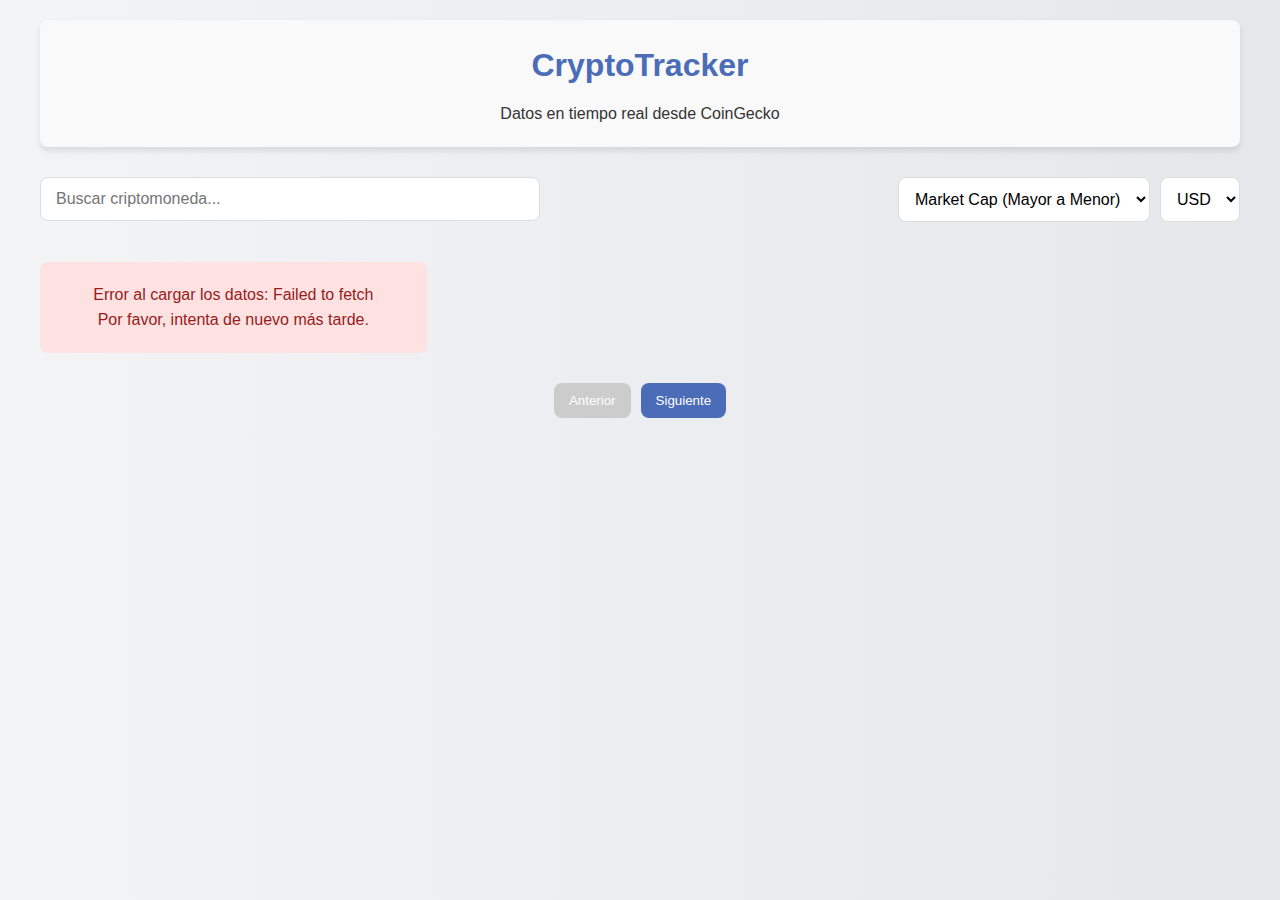
<file: index.html>
<!DOCTYPE html>
<html lang="es">
<head>
    <meta charset="UTF-8">
    <meta name="viewport" content="width=device-width, initial-scale=1.0">
    <title>CryptoTracker - Datos de CoinGecko</title>
    <link rel="stylesheet" href="/css/styles.css">
</head>
<body>
    <div class="container">
        <header>
            <h1>CryptoTracker</h1>
            <p>Datos en tiempo real desde CoinGecko</p>
        </header>
        
        <div class="search-container">
            <div class="search-box">
                <input type="text" id="searchInput" placeholder="Buscar criptomoneda...">
            </div>
            <div class="filter-container">
                <select id="sortSelect">
                    <option value="market_cap_desc">Market Cap (Mayor a Menor)</option>
                    <option value="market_cap_asc">Market Cap (Menor a Mayor)</option>
                    <option value="price_desc">Precio (Mayor a Menor)</option>
                    <option value="price_asc">Precio (Menor a Mayor)</option>
                </select>
                <select id="currencySelect">
                    <option value="usd">USD</option>
                    <option value="eur">EUR</option>
                    <option value="jpy">JPY</option>
                    <option value="gbp">GBP</option>
                </select>
            </div>
        </div>
        
        <div id="cryptoContainer" class="crypto-grid">
            <div class="loader">
                <div class="spinner"></div>
            </div>
        </div>
        
        <div class="page-controls">
            <button id="prevPage" disabled>Anterior</button>
            <button id="nextPage">Siguiente</button>
        </div>
    </div>

    <script src="/js/main.js"></script>
</body>
</html>
</file>
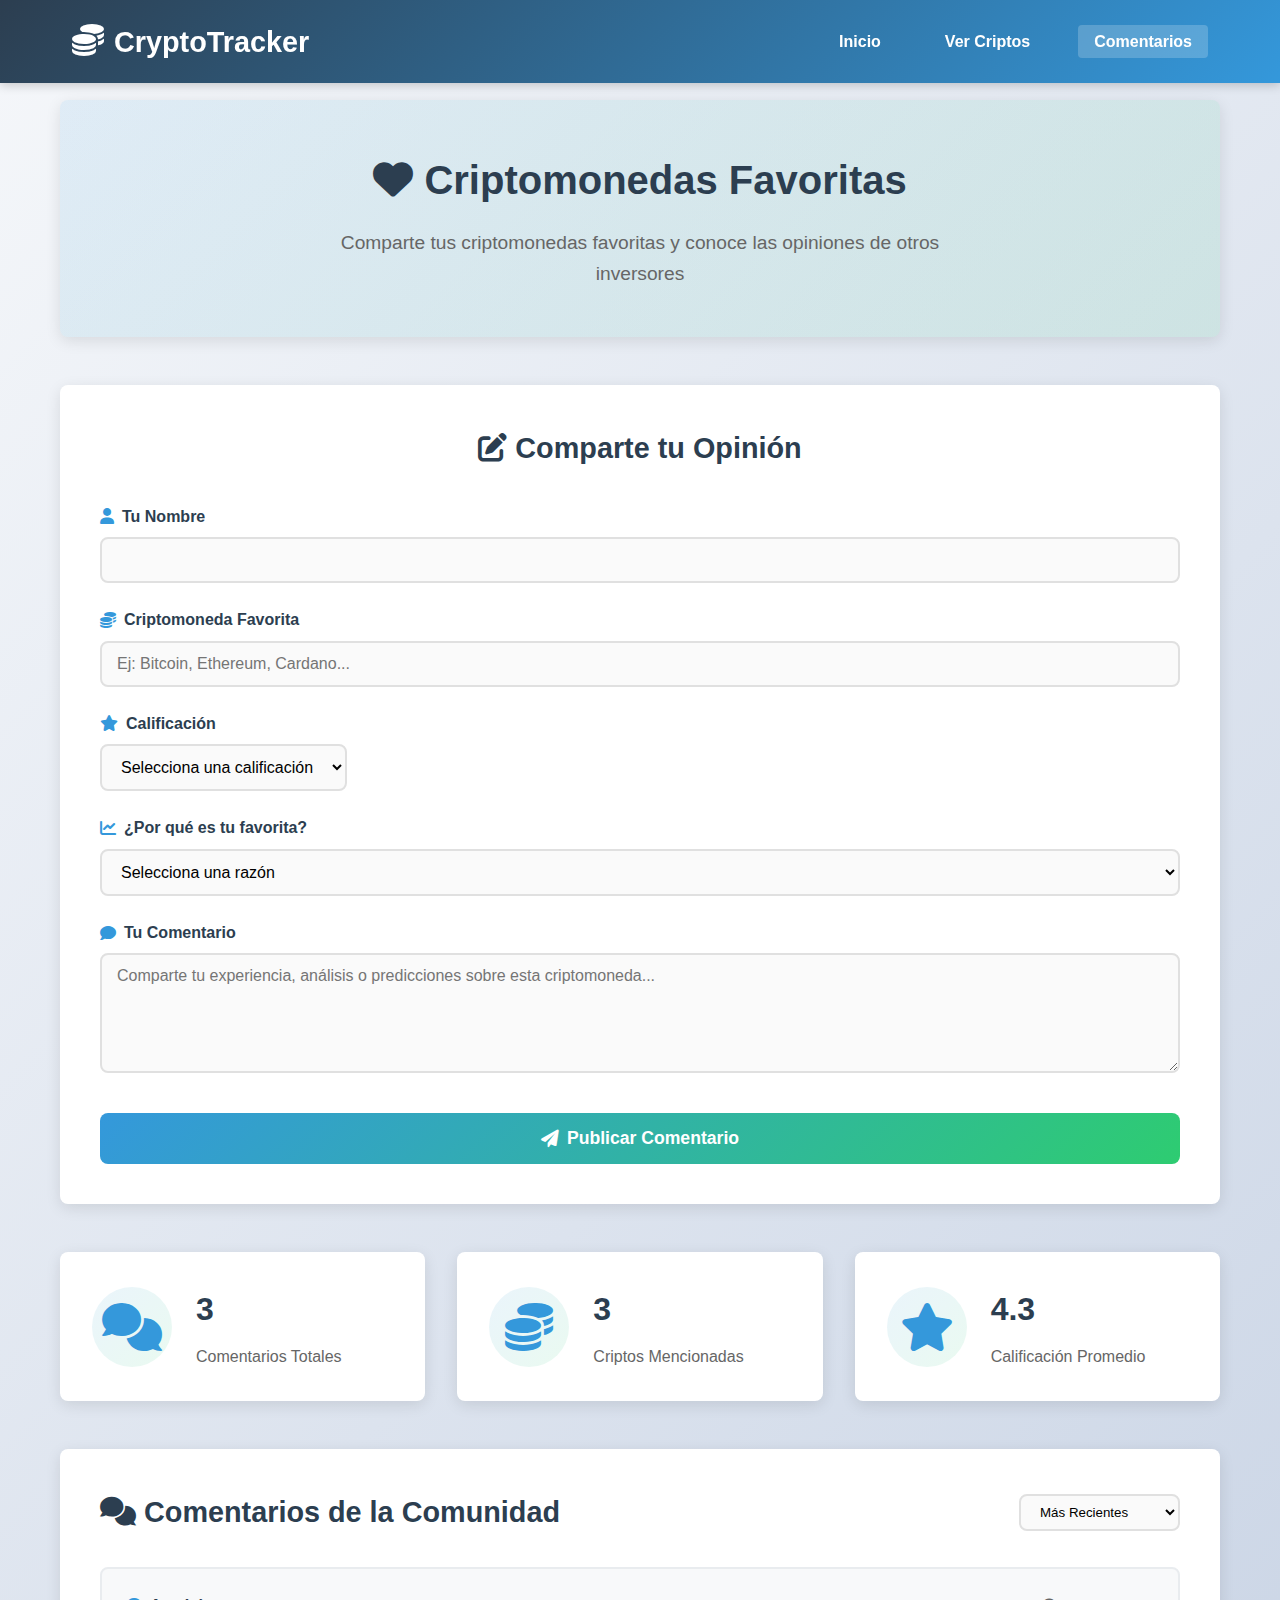
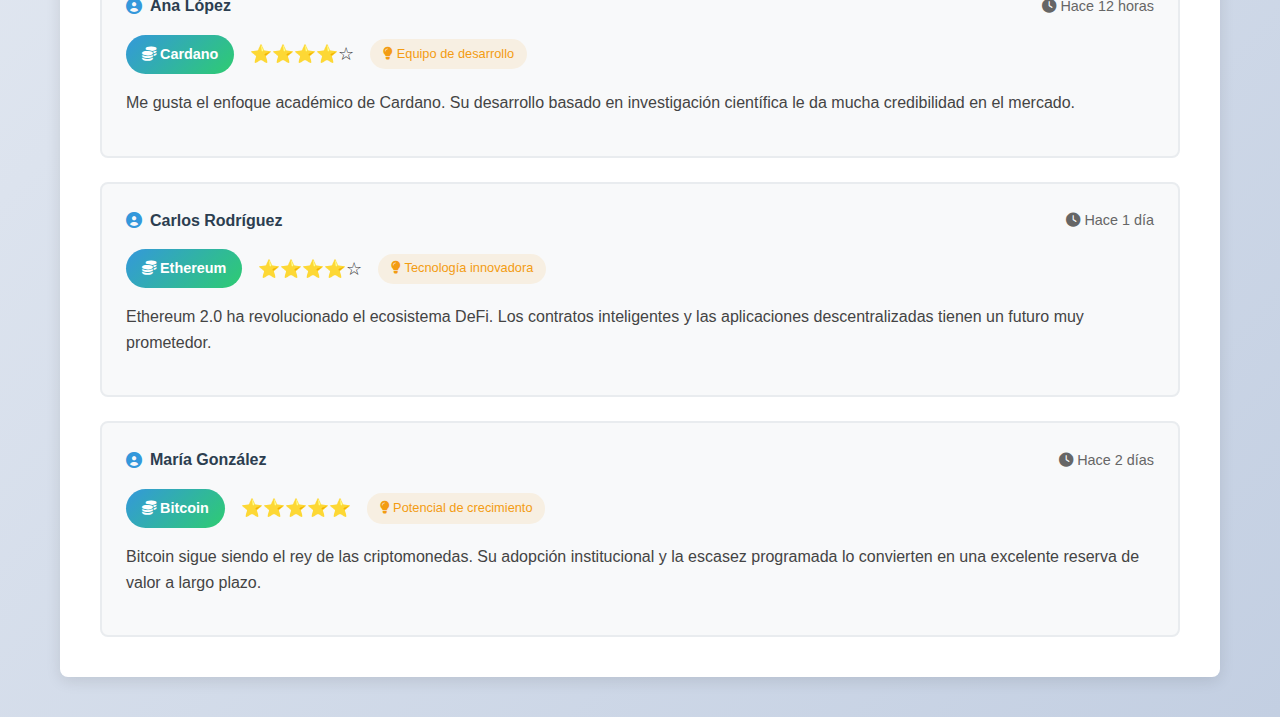
<file: html/comments.html>
<!DOCTYPE html>
<html lang="es">
<head>
    <meta charset="UTF-8">
    <meta name="viewport" content="width=device-width, initial-scale=1.0">
    <title>CryptoTracker - Comentarios y Favoritas</title>
    <link rel="stylesheet" href="../css/comments.css">
    <link href="https://cdnjs.cloudflare.com/ajax/libs/font-awesome/6.0.0-beta3/css/all.min.css" rel="stylesheet">
</head>
<body>
    <!-- Header & Navbar -->
    <header>
        <nav class="navbar">
            <div class="logo">
                <span class="logo-icon"><i class="fas fa-coins"></i></span>
                CryptoTracker
            </div>
            <ul class="nav-links">
                <li><a href="../index.html">Inicio</a></li>
                <li><a href="crypto.html">Ver Criptos</a></li>
                <li><a href="#" class="active">Comentarios</a></li>
            </ul>
        </nav>
    </header>

    <div class="container">
        <!-- Hero Section -->
        <section class="hero-section">
            <h1><i class="fas fa-heart"></i> Criptomonedas Favoritas</h1>
            <p>Comparte tus criptomonedas favoritas y conoce las opiniones de otros inversores</p>
        </section>

        <!-- Form Section -->
        <section class="form-section">
            <div class="form-container">
                <h2><i class="fas fa-edit"></i> Comparte tu Opinión</h2>
                <form id="commentForm" class="comment-form">
                    <div class="form-group">
                        <label for="userName" class="form-label">
                            <i class="fas fa-user"></i> Tu Nombre
                        </label>
                        <input type="text" id="userName" name="userName" class="form-control" required>
                    </div>

                    <div class="form-group">
                        <label for="cryptoName" class="form-label">
                            <i class="fas fa-coins"></i> Criptomoneda Favorita
                        </label>
                        <input type="text" id="cryptoName" name="cryptoName" class="form-control" placeholder="Ej: Bitcoin, Ethereum, Cardano..." required>
                    </div>

                    <div class="form-group">
                        <label for="rating" class="form-label">
                            <i class="fas fa-star"></i> Calificación
                        </label>
                        <div class="rating-container">
                            <select id="rating" name="rating" class="form-control" required>
                                <option value="">Selecciona una calificación</option>
                                <option value="5">⭐⭐⭐⭐⭐ Excelente</option>
                                <option value="4">⭐⭐⭐⭐ Muy Bueno</option>
                                <option value="3">⭐⭐⭐ Bueno</option>
                                <option value="2">⭐⭐ Regular</option>
                                <option value="1">⭐ Malo</option>
                            </select>
                        </div>
                    </div>

                    <div class="form-group">
                        <label for="investment" class="form-label">
                            <i class="fas fa-chart-line"></i> ¿Por qué es tu favorita?
                        </label>
                        <select id="investment" name="investment" class="form-control" required>
                            <option value="">Selecciona una razón</option>
                            <option value="Potencial de crecimiento">Potencial de crecimiento</option>
                            <option value="Tecnología innovadora">Tecnología innovadora</option>
                            <option value="Adopción masiva">Adopción masiva</option>
                            <option value="Equipo de desarrollo">Equipo de desarrollo</option>
                            <option value="Caso de uso real">Caso de uso real</option>
                            <option value="Comunidad fuerte">Comunidad fuerte</option>
                            <option value="Otra">Otra razón</option>
                        </select>
                    </div>

                    <div class="form-group">
                        <label for="comment" class="form-label">
                            <i class="fas fa-comment"></i> Tu Comentario
                        </label>
                        <textarea id="comment" name="comment" class="form-control" rows="4" placeholder="Comparte tu experiencia, análisis o predicciones sobre esta criptomoneda..." required></textarea>
                    </div>

                    <button type="submit" class="btn-submit">
                        <i class="fas fa-paper-plane"></i> Publicar Comentario
                    </button>
                </form>
            </div>
        </section>

        <!-- Statistics Section -->
        <section class="stats-section">
            <div class="stats-container">
                <div class="stat-card">
                    <div class="stat-icon">
                        <i class="fas fa-comments"></i>
                    </div>
                    <div class="stat-info">
                        <h3 id="totalComments">0</h3>
                        <p>Comentarios Totales</p>
                    </div>
                </div>
                <div class="stat-card">
                    <div class="stat-icon">
                        <i class="fas fa-coins"></i>
                    </div>
                    <div class="stat-info">
                        <h3 id="uniqueCryptos">0</h3>
                        <p>Criptos Mencionadas</p>
                    </div>
                </div>
                <div class="stat-card">
                    <div class="stat-icon">
                        <i class="fas fa-star"></i>
                    </div>
                    <div class="stat-info">
                        <h3 id="averageRating">0</h3>
                        <p>Calificación Promedio</p>
                    </div>
                </div>
            </div>
        </section>

        <!-- Comments Section -->
        <section class="comments-section">
            <div class="comments-header">
                <h2><i class="fas fa-comments"></i> Comentarios de la Comunidad</h2>
                <div class="filter-container">
                    <select id="sortFilter" class="filter-select">
                        <option value="newest">Más Recientes</option>
                        <option value="oldest">Más Antiguos</option>
                        <option value="highest-rated">Mejor Calificados</option>
                        <option value="lowest-rated">Menor Calificados</option>
                    </select>
                </div>
            </div>
            
            <div id="commentsContainer" class="comments-container">
                <div class="no-comments">
                    <i class="fas fa-comment-slash"></i>
                    <p>Aún no hay comentarios. ¡Sé el primero en compartir tu criptomoneda favorita!</p>
                </div>
            </div>
        </section>
    </div>

    <script src="../js/comments.js"></script>
</body>
</html>
</file>
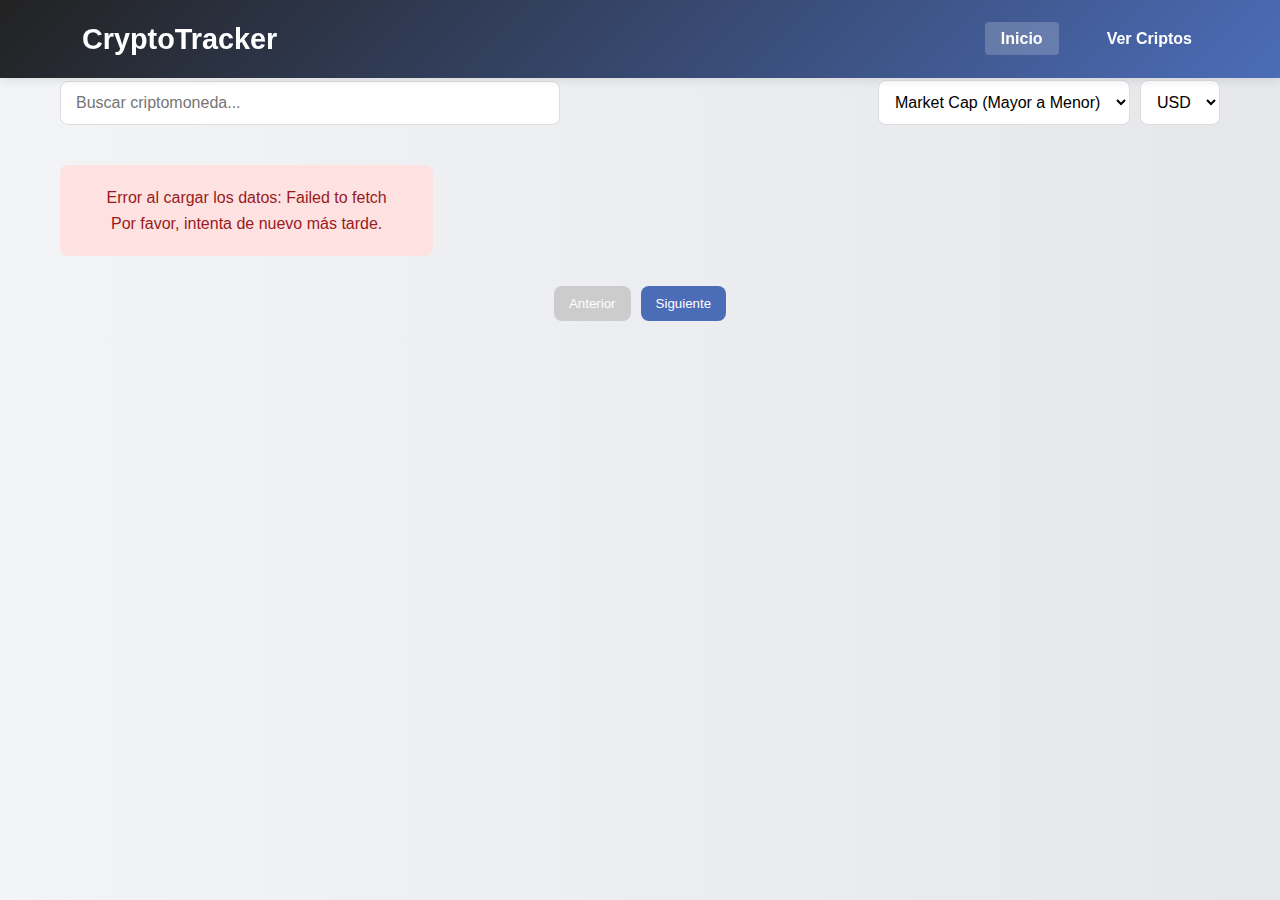
<file: html/crypto.html>
<!DOCTYPE html>
<html lang="es">
<head>
    <meta charset="UTF-8">
    <meta name="viewport" content="width=device-width, initial-scale=1.0">
    <title>CryptoTracker - Datos de CoinGecko</title>
    <link rel="stylesheet" href="/css/crypto.css">
</head>
<body>
    <div class="container">
        <header>
            <nav class="navbar">
            <div class="logo">
                <span class="logo-icon"><i class="fas fa-coins"></i></span>
                CryptoTracker
            </div>
            <ul class="nav-links">
                <li><a href="../index.html" class="active">Inicio</a></li>
                <li><a href="#">Ver Criptos</a></li>
            </ul>
        </nav>
        </header>
        
        <div class="search-container">
            <div class="search-box">
                <input type="text" id="searchInput" placeholder="Buscar criptomoneda...">
            </div>
            <div class="filter-container">
                <select id="sortSelect">
                    <option value="market_cap_desc">Market Cap (Mayor a Menor)</option>
                    <option value="market_cap_asc">Market Cap (Menor a Mayor)</option>
                    <option value="price_desc">Precio (Mayor a Menor)</option>
                    <option value="price_asc">Precio (Menor a Mayor)</option>
                </select>
                <select id="currencySelect">
                    <option value="usd">USD</option>
                    <option value="eur">EUR</option>
                    <option value="jpy">JPY</option>
                    <option value="gbp">GBP</option>
                </select>
            </div>
        </div>
        
        <div id="cryptoContainer" class="crypto-grid">
            <div class="loader">
                <div class="spinner"></div>
            </div>
        </div>
        
        <div class="page-controls">
            <button id="prevPage" disabled>Anterior</button>
            <button id="nextPage">Siguiente</button>
        </div>
    </div>

    <script src="/js/crypto.js"></script>
</body>
</html>
</file>
<file: css/styles.css>
:root {
    --primary-color: #4b6cb7;
    --secondary-color: #182848;
    --accent-color: #3cba92;
    --text-color: #333;
    --light-color: #f9f9f9;
    --dark-color: #222;
    --border-radius: 8px;
    --box-shadow: 0 4px 6px rgba(0, 0, 0, 0.1);
    --transition-speed: 0.3s;
}

* {
    margin: 0;
    padding: 0;
    box-sizing: border-box;
}

body {
    font-family: 'Segoe UI', Tahoma, Geneva, Verdana, sans-serif;
    line-height: 1.6;
    color: var(--text-color);
    background: linear-gradient(to right, #f3f4f6, #e5e7eb);
    padding: 20px;
}

.container {
    max-width: 1200px;
    margin: 0 auto;
}

header {
    text-align: center;
    margin-bottom: 30px;
    padding: 20px;
    background-color: var(--light-color);
    border-radius: var(--border-radius);
    box-shadow: var(--box-shadow);
}

h1 {
    color: var(--primary-color);
    margin-bottom: 10px;
}

.search-container {
    display: flex;
    margin-bottom: 20px;
    justify-content: space-between;
    align-items: center;
    flex-wrap: wrap;
    gap: 10px;
}

.search-box {
    flex-grow: 1;
    max-width: 500px;
    position: relative;
}

input[type="text"] {
    width: 100%;
    padding: 12px 15px;
    border: 1px solid #ddd;
    border-radius: var(--border-radius);
    font-size: 16px;
    outline: none;
    transition: border-color var(--transition-speed);
}

input[type="text"]:focus {
    border-color: var(--primary-color);
}

.filter-container {
    display: flex;
    gap: 10px;
}

select {
    padding: 12px;
    border: 1px solid #ddd;
    border-radius: var(--border-radius);
    background-color: white;
    font-size: 16px;
    outline: none;
    cursor: pointer;
}

.crypto-grid {
    display: grid;
    grid-template-columns: repeat(auto-fill, minmax(300px, 1fr));
    gap: 20px;
    margin-top: 20px;
}

.crypto-card {
    background-color: white;
    border-radius: var(--border-radius);
    overflow: hidden;
    box-shadow: var(--box-shadow);
    transition: transform var(--transition-speed);
}

.crypto-card:hover {
    transform: translateY(-5px);
}

.crypto-header {
    padding: 15px;
    background-color: var(--primary-color);
    color: white;
    display: flex;
    align-items: center;
    justify-content: space-between;
}

.crypto-name {
    display: flex;
    align-items: center;
    gap: 10px;
}

.crypto-img {
    width: 30px;
    height: 30px;
    border-radius: 50%;
    background-color: white;
    padding: 2px;
}

.crypto-content {
    padding: 20px;
}

.price-info {
    font-size: 24px;
    font-weight: bold;
    margin-bottom: 15px;
    color: var(--secondary-color);
}

.crypto-info {
    display: grid;
    grid-template-columns: 1fr 1fr;
    gap: 10px;
}

.info-item {
    display: flex;
    flex-direction: column;
    margin-bottom: 10px;
}

.info-label {
    font-size: 14px;
    color: #666;
}

.info-value {
    font-weight: 500;
}

.positive {
    color: #16a34a;
}

.negative {
    color: #dc2626;
}

.loader {
    display: flex;
    justify-content: center;
    align-items: center;
    height: 200px;
}

.spinner {
    width: 50px;
    height: 50px;
    border: 5px solid #f3f3f3;
    border-top: 5px solid var(--primary-color);
    border-radius: 50%;
    animation: spin 1s linear infinite;
}

@keyframes spin {
    0% { transform: rotate(0deg); }
    100% { transform: rotate(360deg); }
}

.error-message {
    text-align: center;
    padding: 20px;
    background-color: #fee2e2;
    color: #991b1b;
    border-radius: var(--border-radius);
    margin-top: 20px;
}

.page-controls {
    display: flex;
    justify-content: center;
    margin-top: 30px;
    gap: 10px;
}

button {
    padding: 10px 15px;
    background-color: var(--primary-color);
    color: white;
    border: none;
    border-radius: var(--border-radius);
    cursor: pointer;
    transition: background-color var(--transition-speed);
}

button:hover {
    background-color: var(--secondary-color);
}

button:disabled {
    background-color: #ccc;
    cursor: not-allowed;
}

@media (max-width: 768px) {
    .crypto-grid {
        grid-template-columns: 1fr;
    }
    
    .search-container {
        flex-direction: column;
        align-items: stretch;
    }
    
    .filter-container {
        flex-wrap: wrap;
    }
}
</file>
<file: css/comments.css>
:root {
    --primary-color: #3498db;
    --secondary-color: #2ecc71;
    --dark-color: #2c3e50;
    --light-color: #ecf0f1;
    --accent-color: #f39c12;
    --danger-color: #e74c3c;
    --success-color: #27ae60;
    --warning-color: #f1c40f;
    --border-radius: 8px;
    --box-shadow: 0 4px 15px rgba(0, 0, 0, 0.1);
    --transition: all 0.3s ease;
}

* {
    margin: 0;
    padding: 0;
    box-sizing: border-box;
    font-family: 'Segoe UI', Tahoma, Geneva, Verdana, sans-serif;
}

body {
    background: linear-gradient(135deg, #f5f7fa 0%, #c3cfe2 100%);
    color: #333;
    line-height: 1.6;
    min-height: 100vh;
}

/* Header y Navbar */
header {
    background: linear-gradient(135deg, var(--dark-color), var(--primary-color));
    color: white;
    padding: 1rem 0;
    position: fixed;
    width: 100%;
    top: 0;
    z-index: 1000;
    box-shadow: 0 2px 10px rgba(0, 0, 0, 0.2);
}

.navbar {
    display: flex;
    justify-content: space-between;
    align-items: center;
    max-width: 1200px;
    margin: 0 auto;
    padding: 0 2rem;
}

.logo {
    font-size: 1.8rem;
    font-weight: 700;
    display: flex;
    align-items: center;
}

.logo-icon {
    margin-right: 10px;
    font-size: 2rem;
}

.nav-links {
    display: flex;
    list-style: none;
}

.nav-links li {
    margin-left: 2rem;
}

.nav-links a {
    color: white;
    text-decoration: none;
    font-weight: 600;
    transition: color 0.3s;
    padding: 0.5rem 1rem;
    border-radius: 4px;
}

.nav-links a:hover {
    color: var(--accent-color);
}

.nav-links a.active {
    background-color: rgba(255, 255, 255, 0.2);
}

/* Container */
.container {
    max-width: 1200px;
    margin: 0 auto;
    padding: 100px 20px 40px;
}

/* Hero Section */
.hero-section {
    text-align: center;
    margin-bottom: 3rem;
    background: linear-gradient(135deg, rgba(52, 152, 219, 0.1), rgba(46, 204, 113, 0.1));
    padding: 3rem 2rem;
    border-radius: var(--border-radius);
    box-shadow: var(--box-shadow);
}

.hero-section h1 {
    font-size: 2.5rem;
    color: var(--dark-color);
    margin-bottom: 1rem;
    animation: fadeInDown 0.8s ease-out;
}

.hero-section p {
    font-size: 1.2rem;
    color: #666;
    max-width: 600px;
    margin: 0 auto;
    animation: fadeInUp 0.8s ease-out;
}

/* Form Section */
.form-section {
    margin-bottom: 3rem;
}

.form-container {
    background: white;
    padding: 2.5rem;
    border-radius: var(--border-radius);
    box-shadow: var(--box-shadow);
    animation: slideInLeft 0.8s ease-out;
}

.form-container h2 {
    color: var(--dark-color);
    margin-bottom: 2rem;
    font-size: 1.8rem;
    text-align: center;
}

.comment-form {
    display: grid;
    gap: 1.5rem;
}

.form-group {
    display: flex;
    flex-direction: column;
}

.form-label {
    display: flex;
    align-items: center;
    font-weight: 600;
    color: var(--dark-color);
    margin-bottom: 0.5rem;
    font-size: 1rem;
}

.form-label i {
    margin-right: 0.5rem;
    color: var(--primary-color);
}

.form-control {
    padding: 12px 15px;
    border: 2px solid #e0e0e0;
    border-radius: var(--border-radius);
    font-size: 1rem;
    transition: var(--transition);
    background-color: #fafafa;
}

.form-control:focus {
    outline: none;
    border-color: var(--primary-color);
    background-color: white;
    transform: scale(1.02);
}

.form-control:hover {
    border-color: var(--secondary-color);
}

textarea.form-control {
    resize: vertical;
    min-height: 120px;
}

.rating-container select {
    background-color: #fafafa;
}

.btn-submit {
    background: linear-gradient(135deg, var(--primary-color), var(--secondary-color));
    color: white;
    border: none;
    padding: 15px 30px;
    border-radius: var(--border-radius);
    font-size: 1.1rem;
    font-weight: 600;
    cursor: pointer;
    transition: var(--transition);
    display: flex;
    align-items: center;
    justify-content: center;
    gap: 0.5rem;
    margin-top: 1rem;
}

.btn-submit:hover {
    transform: translateY(-3px);
    box-shadow: 0 8px 25px rgba(52, 152, 219, 0.3);
}

.btn-submit:active {
    transform: translateY(-1px);
}

/* Statistics Section */
.stats-section {
    margin-bottom: 3rem;
}

.stats-container {
    display: grid;
    grid-template-columns: repeat(auto-fit, minmax(250px, 1fr));
    gap: 2rem;
}

.stat-card {
    background: white;
    padding: 2rem;
    border-radius: var(--border-radius);
    box-shadow: var(--box-shadow);
    display: flex;
    align-items: center;
    gap: 1.5rem;
    transition: var(--transition);
    animation: slideInUp 0.8s ease-out;
}

.stat-card:hover {
    transform: translateY(-5px);
    box-shadow: 0 8px 30px rgba(0, 0, 0, 0.15);
}

.stat-icon {
    font-size: 3rem;
    color: var(--primary-color);
    background: linear-gradient(135deg, rgba(52, 152, 219, 0.1), rgba(46, 204, 113, 0.1));
    padding: 1rem;
    border-radius: 50%;
    width: 80px;
    height: 80px;
    display: flex;
    align-items: center;
    justify-content: center;
}

.stat-info h3 {
    font-size: 2rem;
    color: var(--dark-color);
    margin-bottom: 0.5rem;
}

.stat-info p {
    color: #666;
    font-weight: 500;
}

/* Comments Section */
.comments-section {
    background: white;
    padding: 2.5rem;
    border-radius: var(--border-radius);
    box-shadow: var(--box-shadow);
    animation: slideInRight 0.8s ease-out;
}

.comments-header {
    display: flex;
    justify-content: space-between;
    align-items: center;
    margin-bottom: 2rem;
    flex-wrap: wrap;
    gap: 1rem;
}

.comments-header h2 {
    color: var(--dark-color);
    font-size: 1.8rem;
}

.filter-container {
    display: flex;
    gap: 1rem;
}

.filter-select {
    padding: 8px 15px;
    border: 2px solid #e0e0e0;
    border-radius: var(--border-radius);
    background-color: #fafafa;
    cursor: pointer;
    transition: var(--transition);
}

.filter-select:focus {
    outline: none;
    border-color: var(--primary-color);
}

/* Comments Container */
.comments-container {
    display: flex;
    flex-direction: column;
    gap: 1.5rem;
}

.comment-card {
    background: #f8f9fa;
    border: 2px solid #e9ecef;
    border-radius: var(--border-radius);
    padding: 1.5rem;
    transition: var(--transition);
    animation: fadeIn 0.5s ease-out;
}

.comment-card:hover {
    border-color: var(--primary-color);
    box-shadow: 0 4px 20px rgba(52, 152, 219, 0.1);
}

.comment-header {
    display: flex;
    justify-content: space-between;
    align-items: center;
    margin-bottom: 1rem;
    flex-wrap: wrap;
    gap: 0.5rem;
}

.comment-user {
    display: flex;
    align-items: center;
    gap: 0.5rem;
    font-weight: 600;
    color: var(--dark-color);
}

.comment-user i {
    color: var(--primary-color);
}

.comment-date {
    color: #666;
    font-size: 0.9rem;
}

.comment-crypto {
    display: flex;
    align-items: center;
    gap: 1rem;
    margin-bottom: 1rem;
    flex-wrap: wrap;
}

.crypto-name {
    background: linear-gradient(135deg, var(--primary-color), var(--secondary-color));
    color: white;
    padding: 0.5rem 1rem;
    border-radius: 20px;
    font-weight: 600;
    font-size: 0.9rem;
}

.comment-rating {
    font-size: 1.1rem;
}

.comment-reason {
    background: rgba(243, 156, 18, 0.1);
    color: var(--accent-color);
    padding: 0.3rem 0.8rem;
    border-radius: 15px;
    font-size: 0.8rem;
    font-weight: 500;
}

.comment-text {
    color: #444;
    line-height: 1.6;
    margin-bottom: 1rem;
}
</file>
<file: css/crypto.css>
:root {
    --primary-color: #4b6cb7;
    --secondary-color: #182848;
    --accent-color: #3cba92;
    --text-color: #333;
    --light-color: #f9f9f9;
    --dark-color: #222;
    --border-radius: 8px;
    --box-shadow: 0 4px 6px rgba(0, 0, 0, 0.1);
    --transition-speed: 0.3s;
}

* {
    margin: 0;
    padding: 0;
    box-sizing: border-box;
}

body {
    font-family: 'Segoe UI', Tahoma, Geneva, Verdana, sans-serif;
    line-height: 1.6;
    color: var(--text-color);
    background: linear-gradient(to right, #f3f4f6, #e5e7eb);
    padding: 0; /* Eliminamos el padding del body */
            margin: 0; /* Aseguramos margen 0 */
}

.container {
    max-width: 1200px;
    margin: 0 auto;
    padding: 80px 20px 20px;
}

/* Header y Navbar */
        header {
            background: linear-gradient(135deg, var(--dark-color), var(--primary-color));
            color: white;
            padding: 1rem 0;
            position: fixed;
            width: 100%;
            top: 0;
             left: 0;
            z-index: 1000;
            box-shadow: 0 2px 10px rgba(0, 0, 0, 0.1);
        }
        
        .navbar {
            display: flex;
            justify-content: space-between;
            align-items: center;
            max-width: 1200px;
            margin: 0 auto;
            padding: 0 2rem;
        }
        
        .logo {
            font-size: 1.8rem;
            font-weight: 700;
            display: flex;
            align-items: center;
        }
        
        .logo-icon {
            margin-right: 10px;
            font-size: 2rem;
        }
        
        .nav-links {
            display: flex;
            list-style: none;
        }
        
        .nav-links li {
            margin-left: 2rem;
        }
        
        .nav-links a {
            color: white;
            text-decoration: none;
            font-weight: 600;
            transition: color 0.3s;
            padding: 0.5rem 1rem;
            border-radius: 4px;
        }
        
        .nav-links a:hover {
            color: var(--accent-color);
        }
        
        .nav-links a.active {
            background-color: rgba(255, 255, 255, 0.2);
        }

h1 {
    color: var(--primary-color);
    margin-bottom: 10px;
}

.search-container {
    display: flex;
    margin-bottom: 20px;
    justify-content: space-between;
    align-items: center;
    flex-wrap: wrap;
    gap: 10px;
}

.search-box {
    flex-grow: 1;
    max-width: 500px;
    position: relative;
}

input[type="text"] {
    width: 100%;
    padding: 12px 15px;
    border: 1px solid #ddd;
    border-radius: var(--border-radius);
    font-size: 16px;
    outline: none;
    transition: border-color var(--transition-speed);
}

input[type="text"]:focus {
    border-color: var(--primary-color);
}

.filter-container {
    display: flex;
    gap: 10px;
}

select {
    padding: 12px;
    border: 1px solid #ddd;
    border-radius: var(--border-radius);
    background-color: white;
    font-size: 16px;
    outline: none;
    cursor: pointer;
}

.crypto-grid {
    display: grid;
    grid-template-columns: repeat(auto-fill, minmax(300px, 1fr));
    gap: 20px;
    margin-top: 20px;
}

.crypto-card {
    background-color: white;
    border-radius: var(--border-radius);
    overflow: hidden;
    box-shadow: var(--box-shadow);
    transition: transform var(--transition-speed);
}

.crypto-card:hover {
    transform: translateY(-5px);
}

.crypto-header {
    padding: 15px;
    background-color: var(--primary-color);
    color: white;
    display: flex;
    align-items: center;
    justify-content: space-between;
}

.crypto-name {
    display: flex;
    align-items: center;
    gap: 10px;
}

.crypto-img {
    width: 30px;
    height: 30px;
    border-radius: 50%;
    background-color: white;
    padding: 2px;
}

.crypto-content {
    padding: 20px;
}

.price-info {
    font-size: 24px;
    font-weight: bold;
    margin-bottom: 15px;
    color: var(--secondary-color);
}

.crypto-info {
    display: grid;
    grid-template-columns: 1fr 1fr;
    gap: 10px;
}

.info-item {
    display: flex;
    flex-direction: column;
    margin-bottom: 10px;
}

.info-label {
    font-size: 14px;
    color: #666;
}

.info-value {
    font-weight: 500;
}

.positive {
    color: #16a34a;
}

.negative {
    color: #dc2626;
}

.loader {
    display: flex;
    justify-content: center;
    align-items: center;
    height: 200px;
}

.spinner {
    width: 50px;
    height: 50px;
    border: 5px solid #f3f3f3;
    border-top: 5px solid var(--primary-color);
    border-radius: 50%;
    animation: spin 1s linear infinite;
}

@keyframes spin {
    0% { transform: rotate(0deg); }
    100% { transform: rotate(360deg); }
}

.error-message {
    text-align: center;
    padding: 20px;
    background-color: #fee2e2;
    color: #991b1b;
    border-radius: var(--border-radius);
    margin-top: 20px;
}

.page-controls {
    display: flex;
    justify-content: center;
    margin-top: 30px;
    gap: 10px;
}

button {
    padding: 10px 15px;
    background-color: var(--primary-color);
    color: white;
    border: none;
    border-radius: var(--border-radius);
    cursor: pointer;
    transition: background-color var(--transition-speed);
}

button:hover {
    background-color: var(--secondary-color);
}

button:disabled {
    background-color: #ccc;
    cursor: not-allowed;
}

@media (max-width: 768px) {
    .crypto-grid {
        grid-template-columns: 1fr;
    }
    
    .search-container {
        flex-direction: column;
        align-items: stretch;
    }
    
    .filter-container {
        flex-wrap: wrap;
    }
}
</file>
